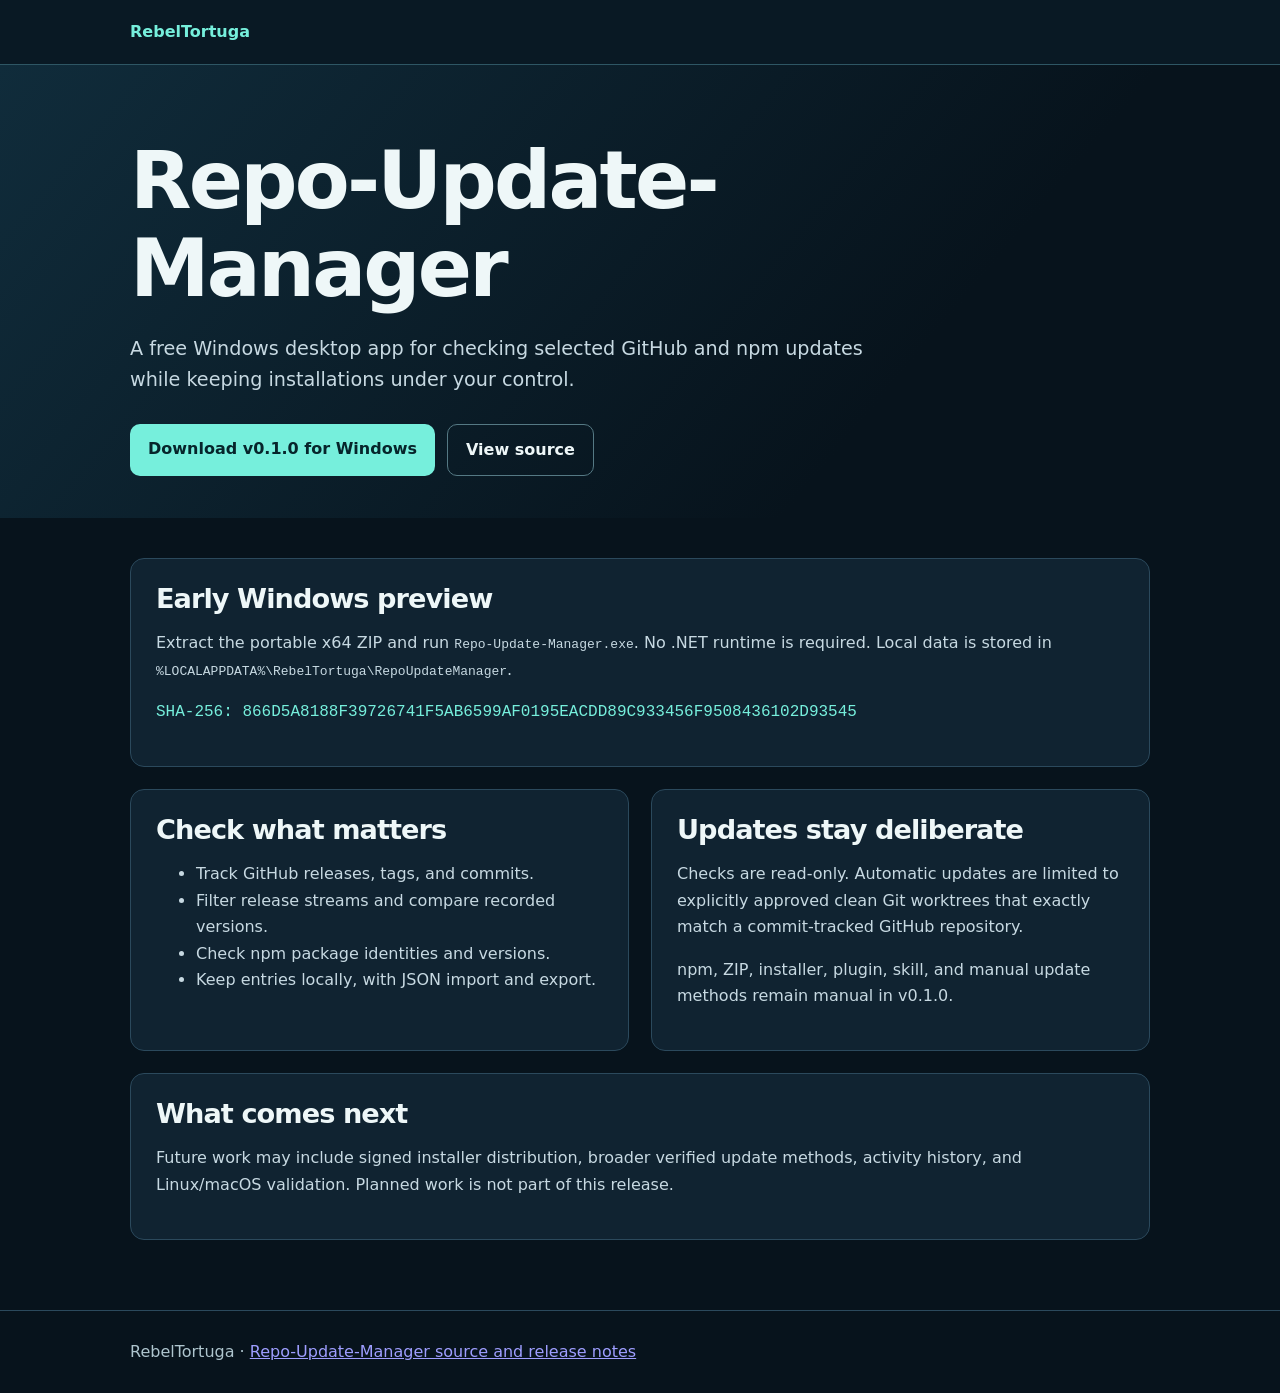
<file: projects/repo-update-manager.html>
<!doctype html>
<html lang="en"><head><meta charset="utf-8"><meta name="viewport" content="width=device-width,initial-scale=1"><meta name="theme-color" content="#07131c"><meta name="description" content="Repo-Update-Manager is an early Windows preview for checking selected GitHub and npm updates with deliberately limited safe Git updates."><link rel="canonical" href="https://rebeltortuga.github.io/projects/repo-update-manager.html"><meta property="og:type" content="website"><meta property="og:title" content="RebelTortuga — Repo-Update-Manager"><meta property="og:description" content="Early Windows preview for GitHub and npm checks, with safe automatic updates limited to approved clean Git fast-forwards."><meta property="og:url" content="https://rebeltortuga.github.io/projects/repo-update-manager.html"><title>Repo-Update-Manager — RebelTortuga</title>
<script type="application/ld+json">{"@context":"https://schema.org","@type":"SoftwareApplication","name":"RebelTortuga — Repo-Update-Manager","operatingSystem":"Windows","applicationCategory":"DeveloperApplication","softwareVersion":"0.1.0","downloadUrl":"https://github.com/RebelTortuga/Repo-Update-Manager/releases/download/v0.1.0/Repo-Update-Manager-v0.1.0-win-x64-portable.zip","codeRepository":"https://github.com/RebelTortuga/Repo-Update-Manager","license":"https://github.com/RebelTortuga/Repo-Update-Manager/blob/master/LICENSE","author":{"@type":"Organization","name":"RebelTortuga","url":"https://rebeltortuga.github.io/"}}</script>
<style>:root{color-scheme:dark;font-family:'DM Sans',system-ui,sans-serif;background:#07131c;color:#eef7f8}*{box-sizing:border-box}body{margin:0;line-height:1.65}.wrap{width:min(1020px,calc(100% - 48px));margin:auto}header{background:#091924;border-bottom:1px solid #2e5664;padding:19px 0}header a{color:#76efdc;font-weight:700;text-decoration:none}.hero{padding:72px 0 42px;background:linear-gradient(130deg,#102c3b,#07131c 70%)}h1,h2{font-family:'Space Grotesk',system-ui,sans-serif;letter-spacing:-.035em;line-height:1.1}h1{font-size:clamp(2.6rem,7vw,5rem);max-width:800px;margin:0 0 18px}h2{font-size:1.7rem;margin:0 0 12px}p,li{color:#c7d9e2}code{overflow-wrap:anywhere}.lead{font-size:1.2rem;max-width:760px}.actions{display:flex;gap:12px;flex-wrap:wrap;margin-top:28px}.button{display:inline-block;padding:12px 18px;border-radius:10px;font-weight:750;text-decoration:none}.primary{background:#76efdc;color:#06252b}.secondary{border:1px solid #557984;color:#eef7f8}.content{display:grid;grid-template-columns:1fr 1fr;gap:22px;padding:40px 0 70px}.panel{min-width:0;padding:25px;border:1px solid #2b495c;border-radius:14px;background:#102331}.panel.full{grid-column:1/-1}.hash{overflow-wrap:anywhere;word-break:break-word;color:#76efdc;font-family:ui-monospace,monospace}footer{border-top:1px solid #2b495c;padding:28px 0;color:#aec5ce}@media(max-width:700px){.wrap{width:min(100% - 32px,1020px)}.hero{padding:50px 0 35px}.content{grid-template-columns:1fr}.panel.full{grid-column:auto}}</style></head>
<body><header><div class="wrap"><a href="../index.html">RebelTortuga</a></div></header><main><section class="hero"><div class="wrap"><h1>Repo-Update-Manager</h1><p class="lead">A free Windows desktop app for checking selected GitHub and npm updates while keeping installations under your control.</p><div class="actions"><a class="button primary" href="https://github.com/RebelTortuga/Repo-Update-Manager/releases/download/v0.1.0/Repo-Update-Manager-v0.1.0-win-x64-portable.zip">Download v0.1.0 for Windows</a><a class="button secondary" href="https://github.com/RebelTortuga/Repo-Update-Manager">View source</a></div></div></section><section class="wrap content"><section class="panel full"><h2>Early Windows preview</h2><p>Extract the portable x64 ZIP and run <code>Repo-Update-Manager.exe</code>. No .NET runtime is required. Local data is stored in <code>%LOCALAPPDATA%\RebelTortuga\RepoUpdateManager</code>.</p><p class="hash">SHA-256: 866D5A8188F39726741F5AB6599AF0195EACDD89C933456F9508436102D93545</p></section><section class="panel"><h2>Check what matters</h2><ul><li>Track GitHub releases, tags, and commits.</li><li>Filter release streams and compare recorded versions.</li><li>Check npm package identities and versions.</li><li>Keep entries locally, with JSON import and export.</li></ul></section><section class="panel"><h2>Updates stay deliberate</h2><p>Checks are read-only. Automatic updates are limited to explicitly approved clean Git worktrees that exactly match a commit-tracked GitHub repository.</p><p>npm, ZIP, installer, plugin, skill, and manual update methods remain manual in v0.1.0.</p></section><section class="panel full"><h2>What comes next</h2><p>Future work may include signed installer distribution, broader verified update methods, activity history, and Linux/macOS validation. Planned work is not part of this release.</p></section></section></main><footer><div class="wrap">RebelTortuga · <a href="https://github.com/RebelTortuga/Repo-Update-Manager">Repo-Update-Manager source and release notes</a></div></footer></body></html>
</file>
